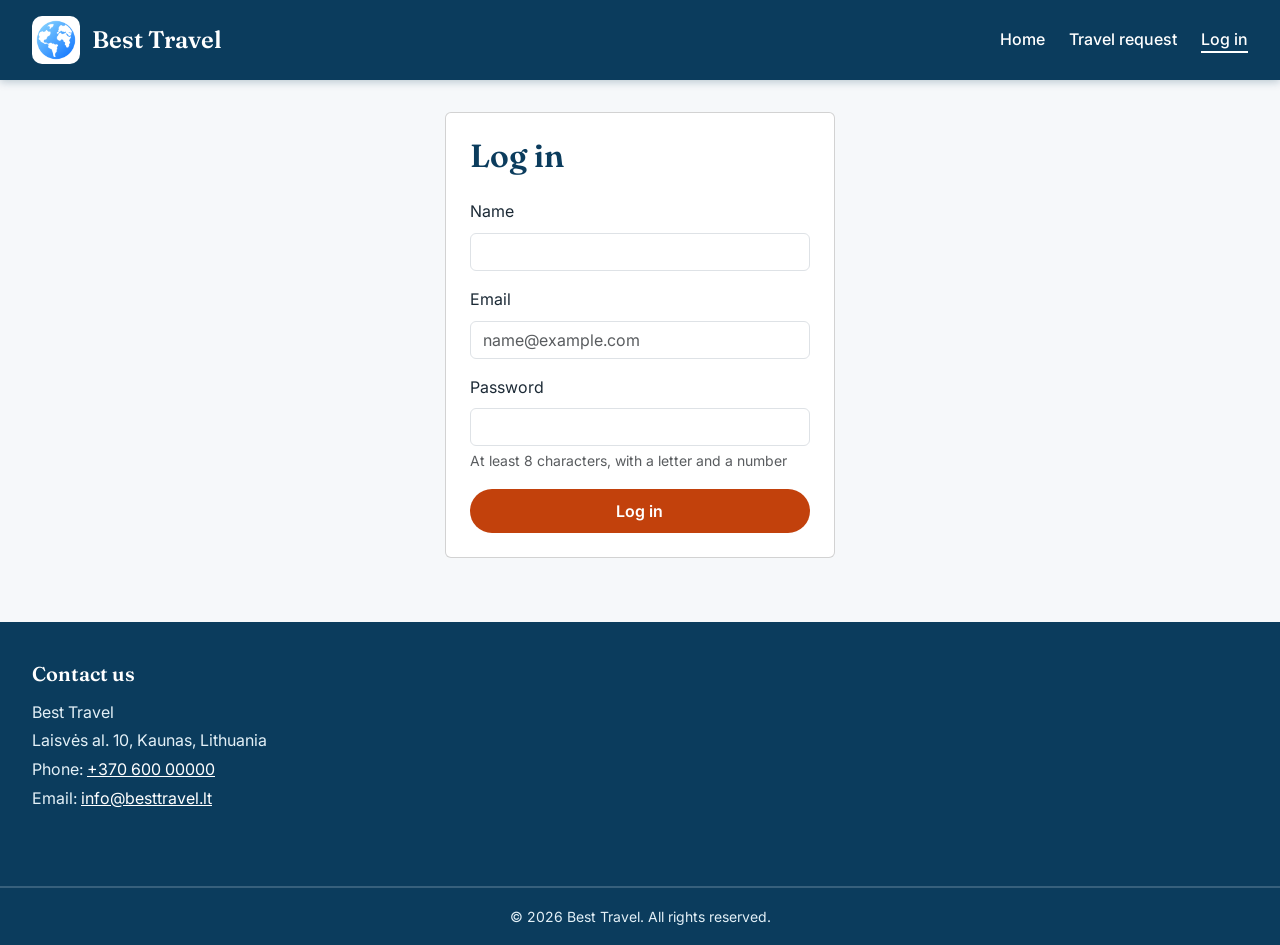
<file: login.html>
<!doctype html>
<html lang="en">
  <head>
    <meta charset="UTF-8" />
    <meta name="viewport" content="width=device-width, initial-scale=1" />
    <title>Login Page</title>
    <link rel="icon" href="img/logo.png" type="image/png" />
    <link
      rel="stylesheet"
      href="https://cdn.jsdelivr.net/npm/bootstrap@5.3.3/dist/css/bootstrap.min.css"
    />
    <link rel="stylesheet" href="css/style.css" />
  </head>
  <body>
    <header class="header">
      <div class="header__brand">
        <a class="header__logo-link" href="index.html">
          <img class="header__logo" src="img/logo.png" alt="Best Travel logo – go to Home page" />
        </a>
        <h1 class="header__title">Best Travel</h1>
      </div>
      <nav class="header__nav" aria-label="Main">
        <ul class="header__list">
          <li><a class="header__link" href="index.html">Home</a></li>
          <li><a class="header__link" href="request-form.html">Travel request</a></li>
          <li><a class="header__link header__link--current" aria-current="page">Log in</a></li>
        </ul>
      </nav>
    </header>

    <main class="page">
      <!-- simple centred card -->
      <div class="row justify-content-center">
        <section class="col-md-6 col-lg-4" id="login">
          <div class="card card-body p-4">
            <h2 class="mb-4">Log in</h2>

            <form action="personal-blog.html" method="post">
              <div class="mb-3">
                <label class="form-label" for="name">Name</label>
                <input
                  class="form-control"
                  type="text"
                  id="name"
                  name="name"
                  required
                  pattern="[A-Za-zĄČĘĖĮŠŲŪŽąčęėįšųūž ]{2,30}"
                  title="Name must be 2–30 letters"
                  autocomplete="name"
                />
              </div>

              <div class="mb-3">
                <label class="form-label" for="email">Email</label>
                <input
                  class="form-control"
                  type="email"
                  id="email"
                  name="email"
                  required
                  placeholder="name@example.com"
                  autocomplete="email"
                />
              </div>

              <div class="mb-3">
                <label class="form-label" for="password">Password</label>
                <input
                  class="form-control"
                  type="password"
                  id="password"
                  required
                  minlength="8"
                  pattern="(?=.*\d)(?=.*[A-Za-z]).{8,}"
                  title="At least 8 characters, with at least one letter and one number"
                  autocomplete="current-password"
                  aria-describedby="password-help"
                />
                <div id="password-help" class="form-text">
                  At least 8 characters, with a letter and a number
                </div>
              </div>

              <button type="submit" class="button button--full">
                Log in
              </button>
            </form>
          </div>
        </section>
      </div>
    </main>
    <footer class="footer">
      <div class="footer__inner">
        <section class="footer__contact">
          <h2 class="footer__title">Contact us</h2>
          <address class="footer__address">
            Best Travel<br />
            Laisvės al. 10, Kaunas, Lithuania<br />
            Phone: <a class="footer__link" href="tel:+37060000000">+370 600 00000</a><br />
            Email:
            <a class="footer__link" href="mailto:info@besttravel.lt">info@besttravel.lt</a>
          </address>
        </section>
        <iframe
          class="footer__map"
          title="Map: Best Travel office, Laisvės al. 10, Kaunas"
          width="300"
          height="200"
          style="border: 0"
          src="https://maps.google.com/maps?q=laisves%20al.%2010%20kaunas&t=m&z=14&ie=UTF8&iwloc=&output=embed"
          loading="lazy"
          referrerpolicy="no-referrer-when-downgrade"
        ></iframe>
      </div>
      <p class="footer__copyright">
        <small class="footer__copyright-text">&copy; 2026 Best Travel. All rights reserved.</small>
      </p>
    </footer>
  </body>
</html>
</file>
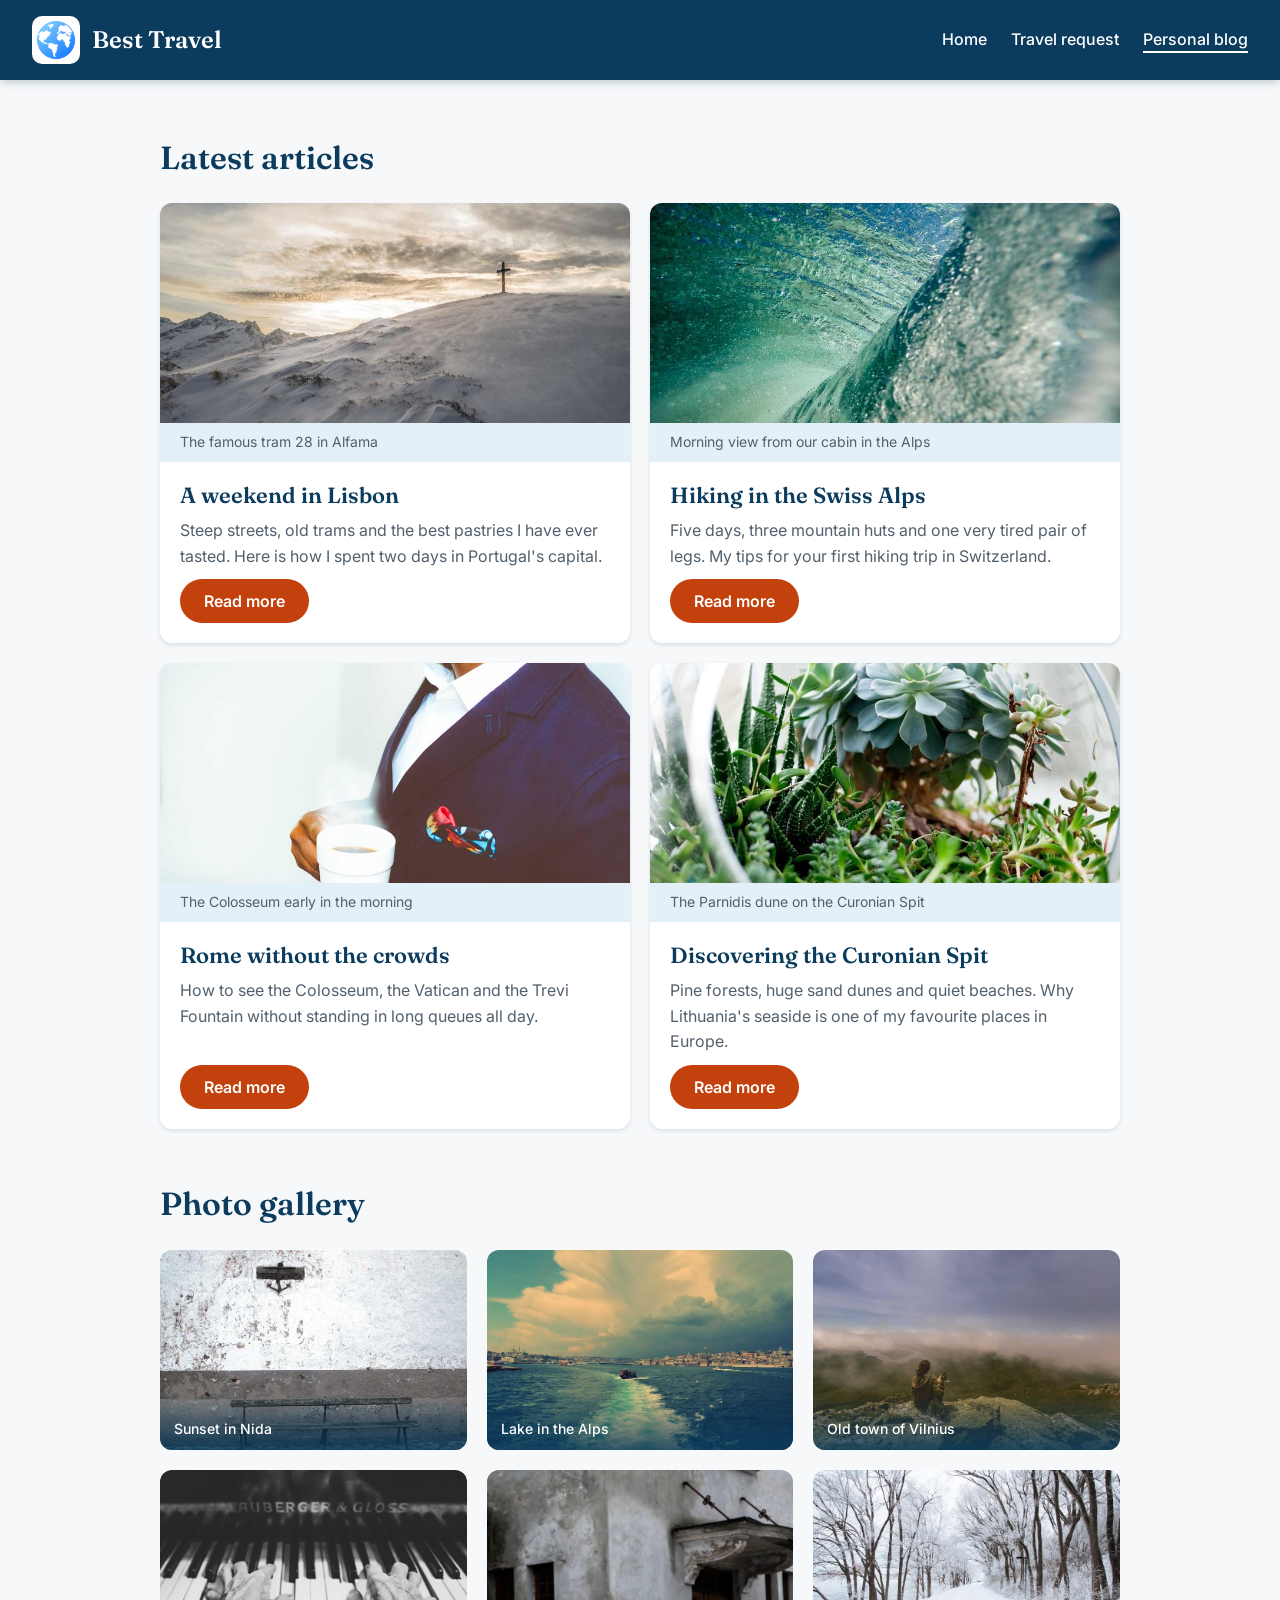
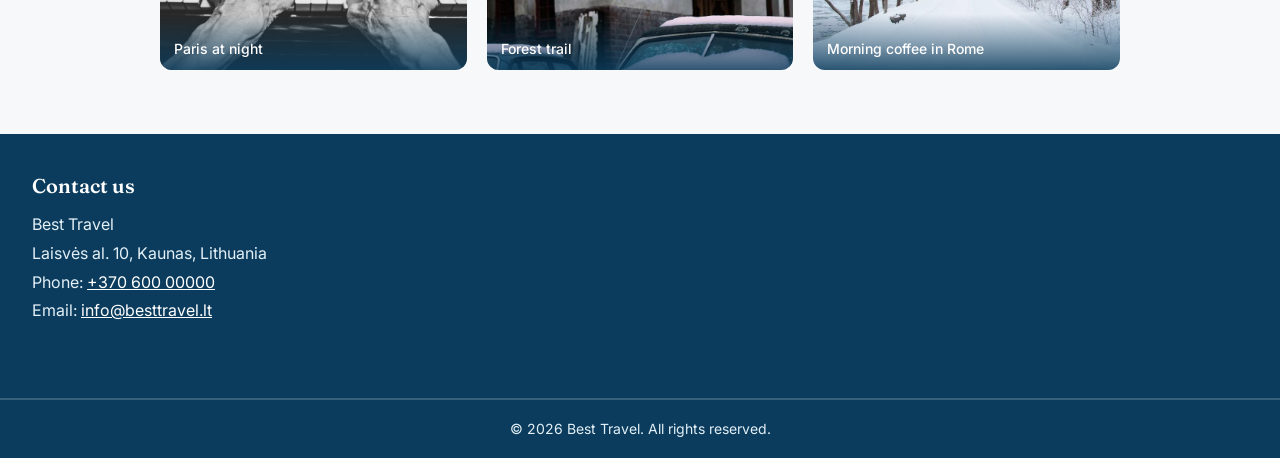
<file: personal-blog.html>
<!doctype html>
<html lang="en">
  <head>
    <meta charset="UTF-8" />
    <meta name="viewport" content="width=device-width, initial-scale=1" />
    <title>Personal blog</title>
    <link rel="icon" href="img/logo.png" type="image/png" />
    <link rel="stylesheet" href="css/style.css" />
  </head>
  <body>
    <header class="header">
      <div class="header__brand">
        <a class="header__logo-link" href="index.html">
          <img
            class="header__logo"
            src="img/logo.png"
            alt="Best Travel logo – go to Home page"
          />
        </a>
        <h1 class="header__title">Best Travel</h1>
      </div>
      <nav class="header__nav" aria-label="Main">
        <ul class="header__list">
          <li><a class="header__link" href="index.html">Home</a></li>
          <li>
            <a class="header__link" href="request-form.html">Travel request</a>
          </li>
          <li>
            <a class="header__link header__link--current" aria-current="page"
              >Personal blog</a
            >
          </li>
        </ul>
      </nav>
    </header>
    <main class="page">
      <!-- Blog articles -->
      <section class="section" id="articles">
        <h2 class="section__title">Latest articles</h2>
        <div class="grid grid--2 blog">
          <article>
            <figure>
              <img
                src="img/blog-lisbon.jpg"
                alt="Yellow tram on a street in Lisbon"
                width="400"
              />
              <figcaption>The famous tram 28 in Alfama</figcaption>
            </figure>
            <h3>A weekend in Lisbon</h3>
            <p>
              Steep streets, old trams and the best pastries I have ever tasted.
              Here is how I spent two days in Portugal's capital.
            </p>
            <button class="button" type="button">Read more</button>
          </article>

          <article>
            <figure>
              <img
                src="img/blog-alps.jpg"
                alt="Snowy mountains in the Alps"
                width="400"
              />
              <figcaption>Morning view from our cabin in the Alps</figcaption>
            </figure>
            <h3>Hiking in the Swiss Alps</h3>
            <p>
              Five days, three mountain huts and one very tired pair of legs. My
              tips for your first hiking trip in Switzerland.
            </p>
            <button class="button" type="button">Read more</button>
          </article>

          <article>
            <figure>
              <img
                src="img/blog-rome.jpg"
                alt="The Colosseum in Rome"
                width="400"
              />
              <figcaption>The Colosseum early in the morning</figcaption>
            </figure>
            <h3>Rome without the crowds</h3>
            <p>
              How to see the Colosseum, the Vatican and the Trevi Fountain
              without standing in long queues all day.
            </p>
            <button class="button" type="button">Read more</button>
          </article>

          <article>
            <figure>
              <img
                src="img/blog-curonian.jpg"
                alt="Sand dunes on the Curonian Spit"
                width="400"
              />
              <figcaption>The Parnidis dune on the Curonian Spit</figcaption>
            </figure>
            <h3>Discovering the Curonian Spit</h3>
            <p>
              Pine forests, huge sand dunes and quiet beaches. Why Lithuania's
              seaside is one of my favourite places in Europe.
            </p>
            <button class="button" type="button">Read more</button>
          </article>
        </div>
      </section>

      <!-- Gallery -->
      <section class="section" id="gallery">
        <h2 class="section__title">Photo gallery</h2>

        <div class="grid grid--3 gallery">
          <figure>
            <img src="img/gallery-1.jpg" alt="Beach at sunset" width="250" />
            <figcaption>Sunset in Nida</figcaption>
          </figure>
          <figure>
            <img src="img/gallery-2.jpg" alt="Mountain lake" width="250" />
            <figcaption>Lake in the Alps</figcaption>
          </figure>
          <figure>
            <img src="img/gallery-3.jpg" alt="Old town street" width="250" />
            <figcaption>Old town of Vilnius</figcaption>
          </figure>
          <figure>
            <img src="img/gallery-4.jpg" alt="City at night" width="250" />
            <figcaption>Paris at night</figcaption>
          </figure>
          <figure>
            <img src="img/gallery-5.jpg" alt="Forest path" width="250" />
            <figcaption>Forest trail</figcaption>
          </figure>
          <figure>
            <img
              src="img/gallery-6.jpg"
              alt="Coffee in a street café"
              width="250"
            />
            <figcaption>Morning coffee in Rome</figcaption>
          </figure>
        </div>
      </section>
    </main>
    <footer class="footer">
      <div class="footer__inner">
        <section class="footer__contact">
          <h2 class="footer__title">Contact us</h2>
          <address class="footer__address">
            Best Travel<br />
            Laisvės al. 10, Kaunas, Lithuania<br />
            Phone:
            <a class="footer__link" href="tel:+37060000000">+370 600 00000</a
            ><br />
            Email:
            <a class="footer__link" href="mailto:info@besttravel.lt"
              >info@besttravel.lt</a
            >
          </address>
        </section>
        <iframe
          class="footer__map"
          title="Map: Best Travel office, Laisvės al. 10, Kaunas"
          width="300"
          height="200"
          style="border: 0"
          src="https://maps.google.com/maps?q=laisves%20al.%2010%20kaunas&t=m&z=14&ie=UTF8&iwloc=&output=embed"
          loading="lazy"
          referrerpolicy="no-referrer-when-downgrade"
        ></iframe>
      </div>
      <p class="footer__copyright">
        <small class="footer__copyright-text"
          >&copy; 2026 Best Travel. All rights reserved.</small
        >
      </p>
    </footer>
  </body>
</html>
</file>
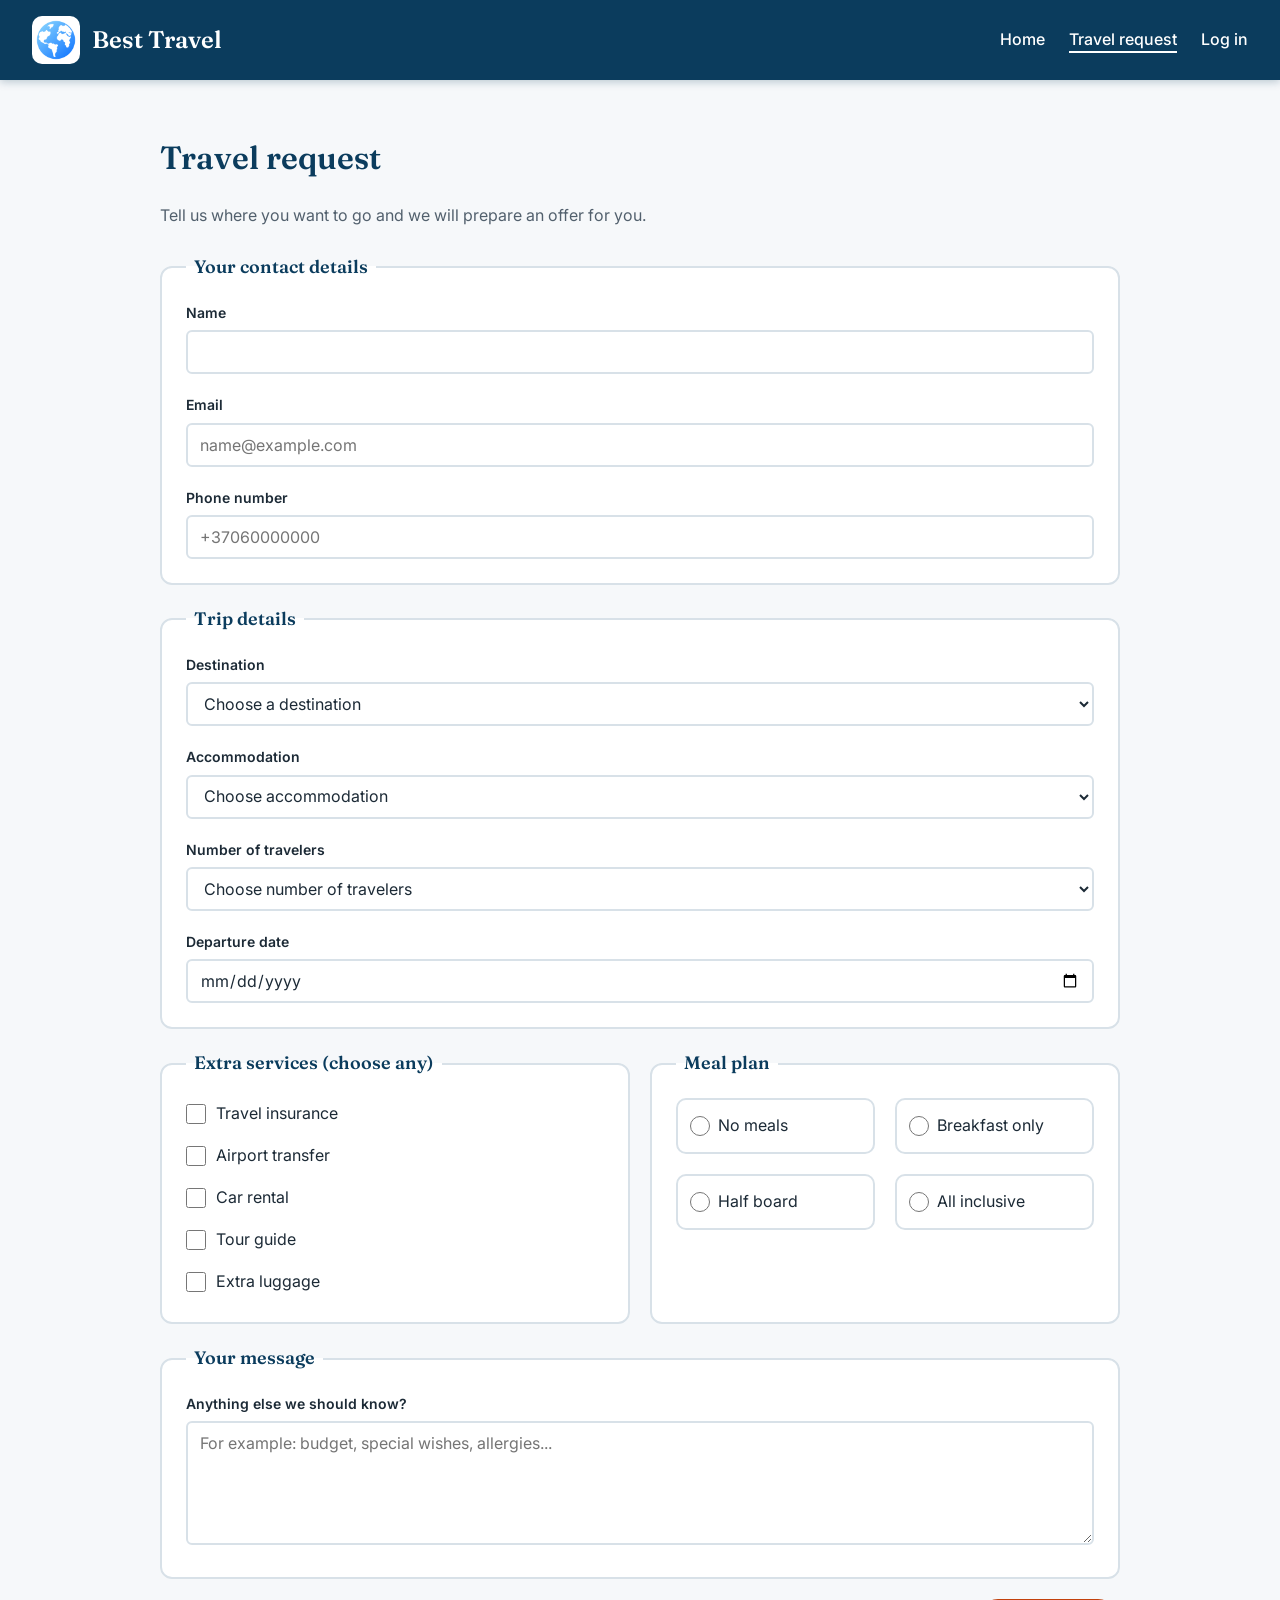
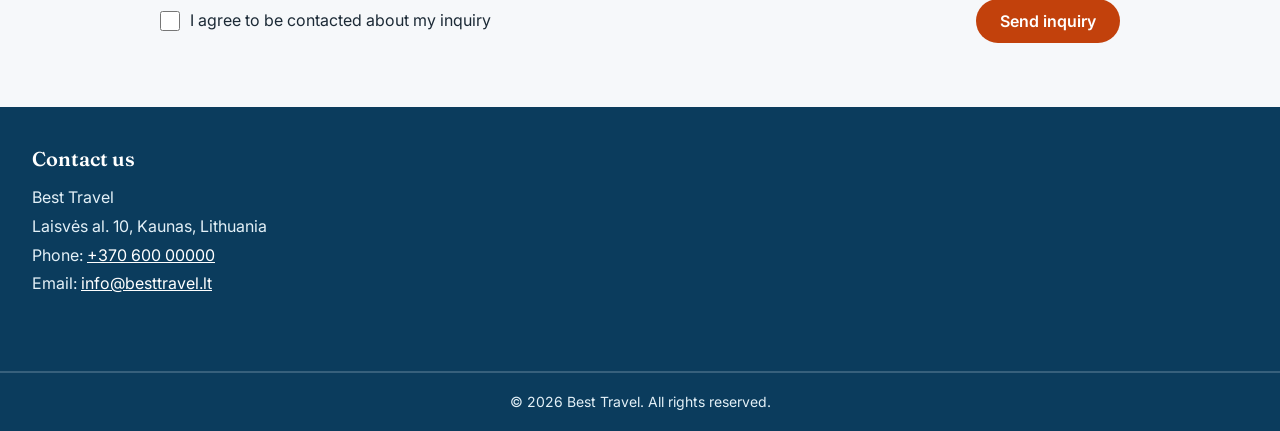
<file: request-form.html>
<!doctype html>
<html lang="en">
  <head>
    <meta charset="UTF-8" />
    <meta name="viewport" content="width=device-width, initial-scale=1" />
    <title>Request form page</title>
    <link rel="icon" href="img/logo.png" type="image/png" />
    <link rel="stylesheet" href="css/style.css" />
  </head>
  <body>
    <header class="header">
      <div class="header__brand">
        <a class="header__logo-link" href="index.html">
          <img class="header__logo" src="img/logo.png" alt="Best Travel logo – go to Home page" />
        </a>
        <h1 class="header__title">Best Travel</h1>
      </div>
      <nav class="header__nav" aria-label="Main">
        <ul class="header__list">
          <li><a class="header__link" href="index.html">Home</a></li>
          <li><a class="header__link header__link--current" aria-current="page">Travel request</a></li>
          <li><a class="header__link" href="login.html">Log in</a></li>
        </ul>
      </nav>
    </header>

    <main class="page">
      <section class="section">
        <h2 class="section__title">Travel request</h2>
        <p class="section__intro">
          Tell us where you want to go and we will prepare an offer for you.
        </p>

        <form class="request-form" action="index.html" method="get">
          <!-- Contact details -->
          <fieldset>
            <legend>Your contact details</legend>

            <div class="grid">
              <p>
                <label for="name">Name</label>
                <input
                  type="text"
                  id="name"
                  name="name"
                  required
                  pattern="[A-Za-zĄČĘĖĮŠŲŪŽąčęėįšųūž ]{2,30}"
                  title="Name must be 2–30 letters"
                  autocomplete="name"
                />
              </p>

              <p>
                <label for="email">Email</label>
                <input
                  type="email"
                  id="email"
                  name="email"
                  required
                  placeholder="name@example.com"
                  autocomplete="email"
                />
              </p>

              <p>
                <label for="phone">Phone number</label>
                <input
                  type="tel"
                  id="phone"
                  name="phone"
                  required
                  pattern="\+370[0-9]{8}"
                  placeholder="+37060000000"
                  title="Format: +370 and 8 digits, e.g. +37060000000"
                  autocomplete="tel"
                />
              </p>
            </div>
          </fieldset>

          <!-- Dropdowns -->
          <fieldset>
            <legend>Trip details</legend>

            <div class="grid">
              <p>
                <label for="destination">Destination</label>
                <select id="destination" name="destination" required>
                  <option value="">Choose a destination</option>
                  <option value="paris">Paris, France</option>
                  <option value="santorini">Santorini, Greece</option>
                  <option value="rome">Rome, Italy</option>
                  <option value="tokyo">Tokyo, Japan</option>
                  <option value="bali">Bali, Indonesia</option>
                  <option value="bangkok">Bangkok, Thailand</option>
                  <option value="newyork">New York, USA</option>
                  <option value="cancun">Cancún, Mexico</option>
                  <option value="rio">Rio de Janeiro, Brazil</option>
                </select>
              </p>

              <p>
                <label for="accommodation">Accommodation</label>
                <select id="accommodation" name="accommodation" required>
                  <option value="">Choose accommodation</option>
                  <option value="hotel3">3-star hotel</option>
                  <option value="hotel4">4-star hotel</option>
                  <option value="hotel5">5-star hotel</option>
                  <option value="apartment">Apartment</option>
                  <option value="hostel">Hostel</option>
                  <option value="villa">Villa</option>
                </select>
              </p>

              <p>
                <label for="travelers">Number of travelers</label>
                <select id="travelers" name="travelers" required>
                  <option value="">Choose number of travelers</option>
                  <option value="1">1 adult</option>
                  <option value="2">2 adults</option>
                  <option value="3+">3 or more adults</option>
                  <option value="family-small">2 adults + 1 child</option>
                  <option value="family-medium">2 adults + 2 children</option>
                  <option value="family-large">2 adults + 3 or more children</option>
                </select>
              </p>

              <p>
                <label for="date">Departure date</label>
                <input
                  type="date"
                  id="date"
                  name="date"
                  required
                  min="2026-10-19"
                />
              </p>
            </div>
          </fieldset>

          <!-- Checkboxes and radio buttons side by side -->
          <div class="grid grid--2">
            <fieldset>
              <legend>Extra services (choose any)</legend>
              <div class="checks">
                <label for="insurance">
                  <input
                    type="checkbox"
                    id="insurance"
                    name="extras"
                    value="insurance"
                  />
                  Travel insurance
                </label>

                <label for="transfer">
                  <input
                    type="checkbox"
                    id="transfer"
                    name="extras"
                    value="transfer"
                  />
                  Airport transfer
                </label>

                <label for="carrental">
                  <input
                    type="checkbox"
                    id="carrental"
                    name="extras"
                    value="car-rental"
                  />
                  Car rental
                </label>

                <label for="guide">
                  <input type="checkbox" id="guide" name="extras" value="guide" />
                  Tour guide
                </label>

                <label for="luggage">
                  <input
                    type="checkbox"
                    id="luggage"
                    name="extras"
                    value="luggage"
                  />
                  Extra luggage
                </label>
              </div>
            </fieldset>

            <fieldset>
              <legend>Meal plan</legend>
              <div class="grid grid--2 meal-options">
                <label for="meal-none">
                  <input
                    type="radio"
                    id="meal-none"
                    name="meals"
                    value="none"
                    required
                  />
                  No meals
                </label>

                <label for="meal-breakfast">
                  <input
                    type="radio"
                    id="meal-breakfast"
                    name="meals"
                    value="breakfast"
                  />
                  Breakfast only
                </label>

                <label for="meal-half">
                  <input
                    type="radio"
                    id="meal-half"
                    name="meals"
                    value="half-board"
                  />
                  Half board
                </label>

                <label for="meal-all">
                  <input
                    type="radio"
                    id="meal-all"
                    name="meals"
                    value="all-inclusive"
                  />
                  All inclusive
                </label>
              </div>
            </fieldset>
          </div>

          <!-- Textarea -->
          <fieldset>
            <legend>Your message</legend>
            <label for="message">Anything else we should know?</label>
            <textarea
              id="message"
              name="message"
              rows="5"
              cols="50"
              required
              minlength="10"
              placeholder="For example: budget, special wishes, allergies..."
            ></textarea>
          </fieldset>

          <!-- Agreement + submit -->
          <div class="form-actions">
            <label for="agree">
              <input type="checkbox" id="agree" name="agree" required />
              I agree to be contacted about my inquiry
            </label>

            <button class="button" type="submit">Send inquiry</button>
          </div>
        </form>
      </section>
    </main>
    <footer class="footer">
      <div class="footer__inner">
        <section class="footer__contact">
          <h2 class="footer__title">Contact us</h2>
          <address class="footer__address">
            Best Travel<br />
            Laisvės al. 10, Kaunas, Lithuania<br />
            Phone: <a class="footer__link" href="tel:+37060000000">+370 600 00000</a><br />
            Email:
            <a class="footer__link" href="mailto:info@besttravel.lt">info@besttravel.lt</a>
          </address>
        </section>
        <iframe
          class="footer__map"
          title="Map: Best Travel office, Laisvės al. 10, Kaunas"
          width="300"
          height="200"
          style="border: 0"
          src="https://maps.google.com/maps?q=laisves%20al.%2010%20kaunas&t=m&z=14&ie=UTF8&iwloc=&output=embed"
          loading="lazy"
          referrerpolicy="no-referrer-when-downgrade"
        ></iframe>
      </div>
      <p class="footer__copyright">
        <small class="footer__copyright-text">&copy; 2026 Best Travel. All rights reserved.</small>
      </p>
    </footer>
  </body>
</html>
</file>
<file: css/style.css>
/* Google Fonts: Fraunces (headings) + Inter (body) */
@import url("https://fonts.googleapis.com/css2?family=Fraunces:opsz,wght@9..144,500..600&family=Inter:wght@400;500;600&display=swap");

/* ===== Colours: "Ocean & Sunset" ===== */
:root {
  --ocean-900: #0b3c5d; /* header, footer, headings */
  --ocean-700: #0e5e8a; /* primary: links, active nav, focus */
  --ocean-100: #e3f0f7; /* sky tint */
  --sunset-700: #c2410c; /* accent: buttons */
  --sunset-800: #9a3412; /* accent hover */
  --sunset-100: #fdebdd; /* sand tint */
  --sunset-300: #fdba74; /* light accent: hover on dark backgrounds */
  --ink: #1c2a36; /* main text */
  --slate: #52606d; /* secondary text */
  --line: #d8e1e8; /* borders */
  --mist: #f6f8fa; /* page background */
  --white: #ffffff;

  /* ===== Fonts ===== */
  --font-heading: "Fraunces", Georgia, serif;
  --font-body: "Inter", system-ui, sans-serif;
}

/* ===== Base ===== */
body {
  margin: 0;
  font-family: var(--font-body);
  font-size: 1rem;
  line-height: 1.6;
  color: var(--ink);
  background-color: var(--mist);
}

h1,
h2,
h3,
h4 {
  font-family: var(--font-heading);
  line-height: 1.2;
  color: var(--ocean-900);
}

h1 {
  font-size: 2.5rem;
  font-weight: 600; /* serif headings look best at 600, 700 is too heavy */
}

h2 {
  font-size: 2rem;
  font-weight: 600;
}

h3 {
  font-size: 1.5rem;
  font-weight: 600;
}

h4 {
  font-size: 18px;
  font-weight: 500;
  color: var(--ocean-700);
}

a {
  color: var(--ocean-700);
}

small,
time {
  font-size: 14px;
  color: var(--slate);
}

/* one button style for the whole site */
.button {
  min-height: 44px;
  padding: 0 24px;
  border: 0;
  border-radius: 999px;
  background-color: var(--sunset-700);
  color: var(--white);
  font: 600 16px var(--font-body);
  cursor: pointer;
  transition: background-color 0.2s ease;
}

.button:hover {
  background-color: var(--sunset-800);
}

/* full-width button (login) */
.button--full {
  width: 100%;
}

/* in cards the button keeps its own width instead of stretching */
.offer .button,
.blog .button {
  align-self: flex-start;
}

/* ===== Header (block: header) ===== */
.header {
  position: sticky;
  top: 0;
  z-index: 10;
  display: flex;
  flex-wrap: wrap;
  align-items: center;
  justify-content: space-between;
  gap: 1rem;
  padding: 1rem 2rem;
  background-color: var(--ocean-900);
  box-shadow: 0 2px 8px rgba(11, 60, 93, 0.25);
}

.header__brand {
  display: flex;
  align-items: center;
  gap: 12px;
}

.header__logo {
  display: block;
  width: 48px;
  height: 48px;
  padding: 4px;
  box-sizing: border-box;
  object-fit: contain;
  background-color: var(--white);
  border-radius: 10px;
  transition: transform 0.2s ease;
}

/* logo is a link on every page except Home */
.header__logo-link:hover .header__logo {
  transform: scale(1.03);
}

.header__title {
  margin: 0;
  font-size: 1.5rem;
  color: var(--white);
}

.header__list {
  display: flex;
  gap: 1.5rem;
  margin: 0;
  padding: 0;
  list-style: none;
}

.header__link {
  color: var(--white);
  font-weight: 500;
  text-decoration: none;
  transition: color 0.2s ease;
}

.header__link[href]:hover {
  color: var(--sunset-300);
}

.header__link:not([href]) {
  cursor: default;
}

.header__link--current {
  text-decoration: underline;
  text-decoration-thickness: 2px;
  text-underline-offset: 6px;
}

.sub-nav {
  flex-basis: 100%;
  margin: 0 -2rem -1rem;
  padding: 0.5rem 2rem;
  background-color: var(--white);
  border-bottom: 2px solid var(--line);
}

.sub-nav__list {
  display: flex;
  flex-wrap: wrap;
  justify-content: center;
  gap: 0.5rem;
  margin: 0;
  padding: 0;
  list-style: none;
}

.sub-nav__link {
  display: block;
  padding: 4px 16px;
  border-radius: 8px;
  font-size: 14px;
  font-weight: 500;
  color: var(--ocean-900);
  text-decoration: none;
  white-space: nowrap;
  transition:
    background-color 0.2s ease,
    color 0.2s ease;
}

.sub-nav__link:hover {
  background-color: var(--ocean-100);
  color: var(--ocean-700);
}

html {
  scroll-behavior: smooth;
}

.page {
  max-width: 1280px;
  margin: 0 auto;
  padding: 2rem;
}

.section {
  max-width: 960px;
  margin: 0 auto 56px;
  scroll-margin-top: 144px;
}

.section:last-child {
  margin-bottom: 0;
}

.section__intro {
  margin: 0 0 24px;
  color: var(--slate);
}

.grid {
  display: grid;
  gap: 20px;
}

.grid--2 {
  grid-template-columns: 1fr 1fr;
}

.grid--3 {
  grid-template-columns: 1fr 1fr 1fr;
}

.grid--4 {
  grid-template-columns: 1fr 1fr 1fr 1fr;
}

.promo-video video {
  display: block;
  width: 100%;
  height: auto;
  aspect-ratio: 16 / 9;
  object-fit: cover;
  background-color: var(--ocean-900);
  border-radius: 20px;
  box-shadow: 0 12px 28px rgba(11, 60, 93, 0.25);
}

.offer {
  display: flex;
  flex-direction: column;
  gap: 8px;
  padding-bottom: 16px;
  overflow: hidden;
  background-color: var(--white);
  border-radius: 12px;
  box-shadow: 0 2px 4px rgba(11, 60, 93, 0.12);
}

.offer img {
  display: block;
  width: 100%;
  height: 160px;
  margin-bottom: 8px;
  object-fit: cover;
}

.offer h3,
.offer .description,
.offer .button {
  margin: 0 16px;
}

.offer h3 {
  font-size: 20px;
}

.offer .description {
  flex-grow: 1;
  font-size: 14px;
  color: var(--slate);
}

.table-wrap {
  overflow-x: auto;
  background-color: var(--white);
  border: 2px solid var(--line);
  border-radius: 12px;
}

.table-wrap table {
  width: 100%;
  min-width: 560px;
  border-collapse: collapse;
}

.table-wrap caption {
  padding: 16px 20px 0;
  text-align: left;
  font-size: 14px;
  color: var(--slate);
}

.table-wrap th,
.table-wrap td {
  padding: 12px 20px;
  text-align: left;
}

.table-wrap thead tr {
  background-color: var(--ocean-100);
  color: var(--ocean-900);
}

.table-wrap th {
  padding-top: 14px;
  padding-bottom: 14px;
  font-weight: 600;
}

.table-wrap tbody tr {
  border-top: 2px solid var(--line);
}

.table-wrap img {
  display: block;
  width: 120px;
  height: 72px;
  object-fit: cover;
  border-radius: 6px;
}

.tip-block {
  padding: 24px;
  background-color: var(--ocean-100); /* sky tint */
  border-radius: 12px;
}

.tip-block h3 {
  margin: 0 0 12px;
  font-size: 20px;
}

.tip-block ol,
.tip-block ul {
  display: flex;
  flex-direction: column;
  gap: 8px;
  margin: 0;
  padding-left: 22px;
}

.journal article {
  padding: 24px;
  background-color: var(--white);
  border: 2px solid var(--line);
  border-radius: 12px;
}

.journal h3 {
  margin: 0;
  font-size: 22px;
}

.journal header p {
  margin: 4px 0 16px;
  font-size: 14px;
  color: var(--slate);
}

.journal h4 {
  margin: 0 0 4px;
}

.journal article > p {
  margin: 0 0 14px;
}

.journal article > p:first-of-type::first-letter {
  float: left;
  font-size: 3rem;
  line-height: 1;
}

.request-form {
  display: flex;
  flex-direction: column;
  gap: 20px;
}

.request-form fieldset {
  min-width: 0;
  margin: 0;
  padding: 20px 24px 24px;
  background-color: var(--white);
  border: 2px solid var(--line);
  border-radius: 12px;
}

.request-form legend {
  padding: 0 8px;
  font-family: var(--font-heading);
  font-size: 18px;
  font-weight: 600;
  color: var(--ocean-900);
}

.request-form p {
  display: flex;
  flex-direction: column;
  gap: 6px;
  margin: 0;
}

.request-form p > label,
.request-form fieldset > label {
  font-size: 14px;
  font-weight: 600;
}

.request-form fieldset > label {
  display: block;
  margin-bottom: 6px;
}

.request-form input:not([type="checkbox"], [type="radio"]),
.request-form select,
.request-form textarea {
  width: 100%;
  box-sizing: border-box;
  border: 2px solid var(--line);
  border-radius: 6px;
  background-color: var(--white);
  color: var(--ink);
  font: 16px var(--font-body);
}

.request-form input:not([type="checkbox"], [type="radio"]),
.request-form select {
  height: 44px;
  padding: 0 12px;
}

.request-form textarea {
  padding: 10px 12px;
  resize: vertical;
}

.request-form input:focus,
.request-form select:focus,
.request-form textarea:focus {
  border-color: var(--ocean-700);
  box-shadow: 0 0 0 4px var(--ocean-100);
  outline: none;
}

.request-form input[type="checkbox"],
.request-form input[type="radio"] {
  flex-shrink: 0;
  width: 20px;
  height: 20px;
  margin: 0;
  accent-color: var(--ocean-700);
}

.checks {
  display: flex;
  flex-direction: column;
  gap: 10px;
}

.checks label,
.form-actions label {
  display: flex;
  align-items: center;
  gap: 10px;
  min-height: 32px;
  cursor: pointer;
}

.meal-options label {
  display: flex;
  align-items: center;
  gap: 8px;
  min-height: 52px;
  padding: 0 12px;
  border: 2px solid var(--line);
  border-radius: 10px;
  cursor: pointer;
  transition:
    border-color 0.2s ease,
    background-color 0.2s ease;
}

.meal-options label:hover {
  border-color: var(--ocean-700);
}

.meal-options label:has(input:checked) {
  border-color: var(--ocean-700);
  background-color: var(--ocean-100);
  font-weight: 600;
}

.form-actions {
  display: flex;
  flex-wrap: wrap;
  align-items: center;
  justify-content: space-between;
  gap: 16px;
}

.blog article {
  display: flex;
  flex-direction: column;
  gap: 10px;
  padding-bottom: 20px;
  overflow: hidden;
  background-color: var(--white);
  border-radius: 12px;
  box-shadow: 0 2px 4px rgba(11, 60, 93, 0.12);
}

.blog figure {
  margin: 0 0 10px;
}

.blog img {
  display: block;
  width: 100%;
  height: 220px;
  object-fit: cover;
}

.blog figcaption {
  padding: 8px 20px;
  background-color: var(--ocean-100);
  font-size: 14px;
  color: var(--slate);
}

.blog h3,
.blog p,
.blog .button {
  margin: 0 20px;
}

.blog h3 {
  font-size: 22px;
}

.blog p {
  flex-grow: 1;
  color: var(--slate);
}

.gallery figure {
  position: relative;
  margin: 0;
  overflow: hidden;
  border-radius: 12px;
}

.gallery img {
  display: block;
  width: 100%;
  height: 200px;
  object-fit: cover;
  transition: transform 0.3s ease;
}

.gallery figure:hover img {
  transform: scale(1.08);
}

.gallery figcaption {
  position: absolute;
  right: 0;
  bottom: 0;
  left: 0;
  padding: 24px 14px 10px;
  background: linear-gradient(transparent, rgba(11, 60, 93, 0.85));
  color: var(--white);
  font-size: 14px;
  font-weight: 500;
}

.footer {
  margin-top: 32px;
  background-color: var(--ocean-900);
  color: var(--ocean-100);
}

.footer__inner {
  display: flex;
  flex-wrap: wrap;
  justify-content: space-between;
  gap: 32px;
  max-width: 1280px;
  margin: 0 auto;
  padding: 40px 32px 24px;
  box-sizing: border-box;
}

.footer__contact {
  flex: 1 1 260px;
}

.footer__title {
  margin: 0 0 12px;
  font-size: 20px;
  color: var(--white);
}

.footer__address {
  margin: 0;
  font-style: normal;
  line-height: 1.8;
}

.footer__link {
  color: var(--white);
  transition: color 0.2s ease;
}

.footer__link:hover {
  color: var(--sunset-300);
}

.footer__map {
  flex: 1 1 320px;
  max-width: 460px;
  height: 200px;
  border-radius: 12px;
}

.footer__copyright {
  margin: 0;
  padding: 16px;
  border-top: 2px solid rgba(227, 240, 247, 0.2);
  text-align: center;
}

.footer__copyright-text {
  color: var(--ocean-100);
}

@media (max-width: 768px) {
  .header__nav {
    flex-basis: 100%;
  }

  .header__list {
    flex-wrap: wrap;
    justify-content: center;
  }

  .grid--3,
  .grid--4 {
    grid-template-columns: 1fr 1fr;
  }

  .page {
    padding: 1rem;
  }

  .section {
    margin-bottom: 40px;
  }

  .section__title {
    margin-bottom: 16px;
    font-size: 1.5rem;
  }

  .table-wrap table {
    min-width: 520px;
    font-size: 14px;
  }

  .table-wrap caption {
    padding: 12px 14px 0;
  }

  .table-wrap th,
  .table-wrap td {
    padding: 10px 14px;
  }

  .table-wrap img {
    width: 90px;
    height: 54px;
  }

  .tip-block {
    padding: 18px;
  }

  .tip-block h3 {
    margin-bottom: 8px;
    font-size: 18px;
  }

  .tip-block ol,
  .tip-block ul {
    gap: 6px;
    padding-left: 20px;
  }

  .journal article {
    padding: 18px;
  }

  .journal h3 {
    font-size: 20px;
  }

  .journal header p {
    margin: 2px 0 12px;
  }

  .journal h4 {
    margin-bottom: 2px;
    font-size: 16px;
  }

  .journal article > p {
    margin-bottom: 12px;
  }

  .footer__inner {
    gap: 16px;
    padding: 32px 16px 24px;
  }

  .footer__map {
    max-width: none;
    height: 180px;
  }

  .request-form fieldset {
    padding: 16px 18px 20px;
  }

  .blog img {
    height: 180px;
  }

  .blog h3 {
    font-size: 20px;
  }

  .gallery img {
    height: 160px;
  }
}

@media (max-width: 576px) {
  .header {
    padding: 1rem;
  }

  .sub-nav {
    margin: 0 -1rem -1rem;
    padding: 0.5rem 1rem;
  }

  .sub-nav__list {
    display: grid;
    grid-template-columns: repeat(2, auto);
    justify-content: center;
    justify-items: center;
  }

  .grid--2,
  .grid--3,
  .grid--4 {
    grid-template-columns: 1fr;
  }

  .form-actions .button {
    width: 100%;
  }
}
</file>
